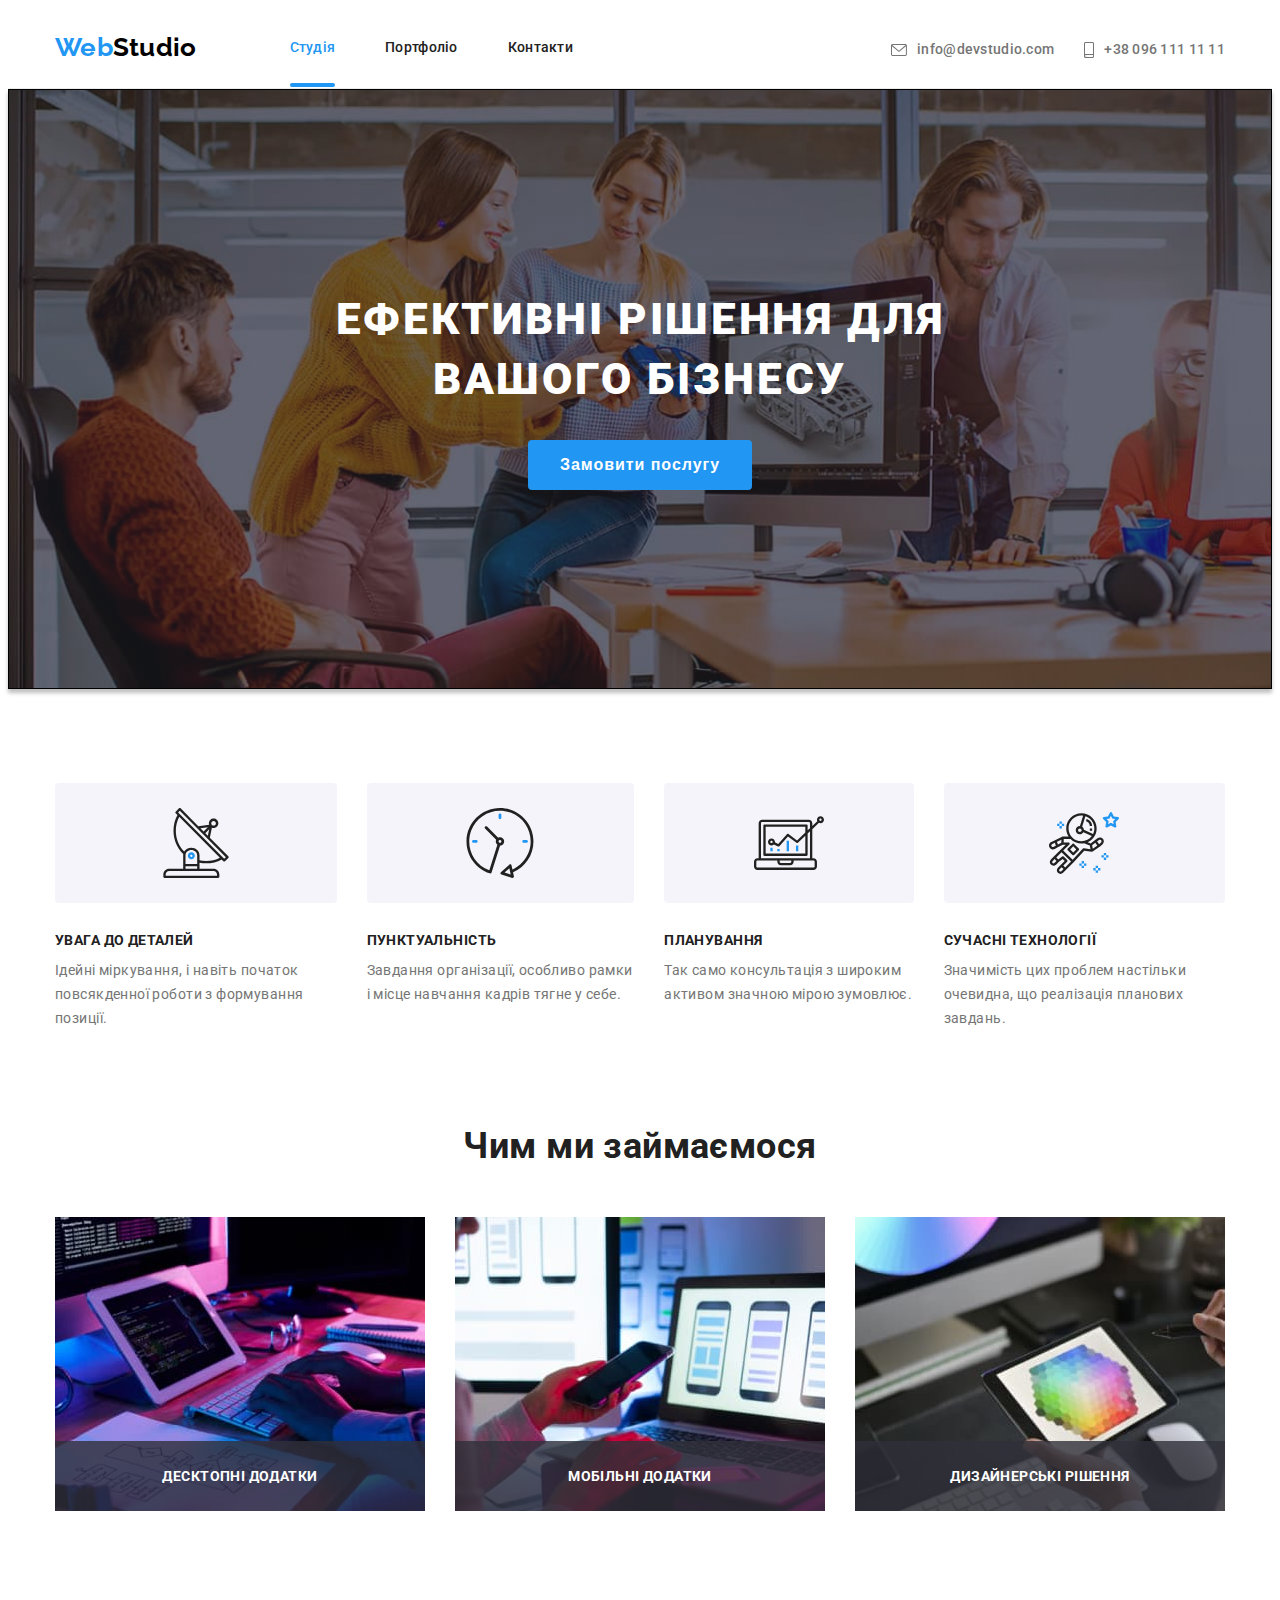
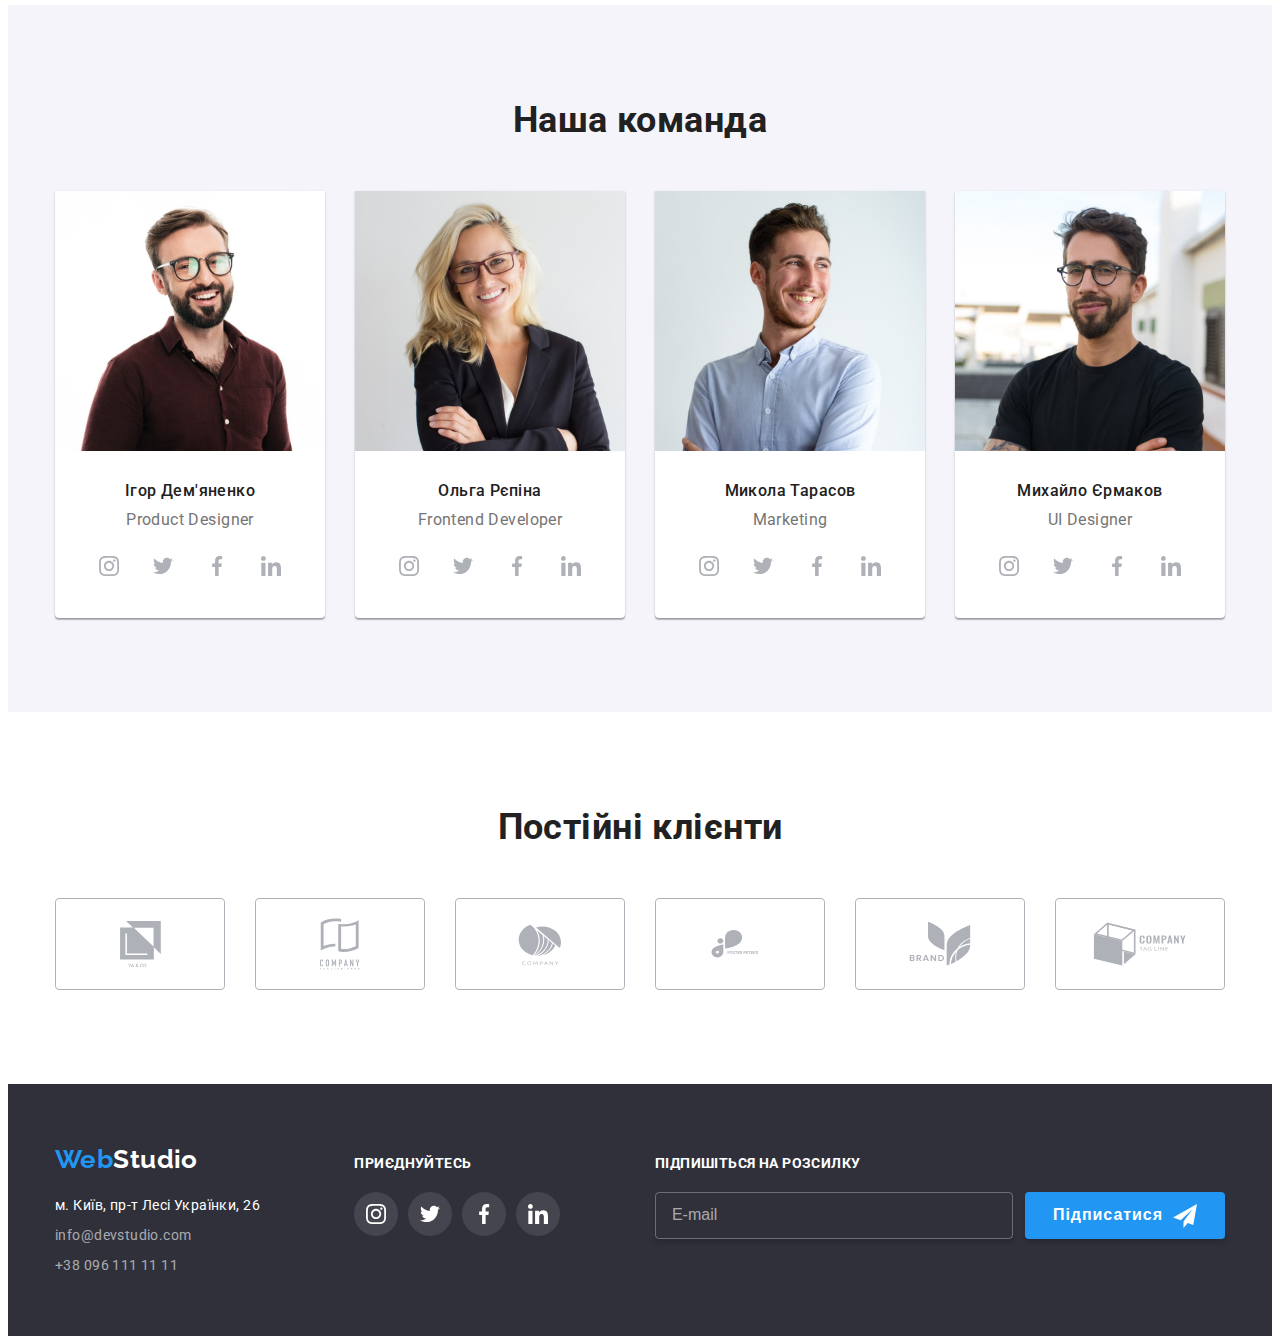
<file: index.html>
<!DOCTYPE html>
<html lang="uk">

<head>
    <meta charset="UTF-8">
    <meta http-equiv="X-UA-Compatible" content="IE=edge">
    <meta name="viewport" content="width=device-width, initial-scale=1.0">
    <title>WebStudio</title>

    <link rel="preconnect" href="https://fonts.googleapis.com">
    <link rel="preconnect" href="https://fonts.gstatic.com" crossorigin>
    <link
        href="https://fonts.googleapis.com/css2?family=Raleway:wght@700&family=Roboto:wght@400;500;700;900&display=swap"
        rel="stylesheet">

    <link rel="stylesheet" href="https://cdnjs.cloudflare.com/ajax/libs/modern-normalize/1.1.0/modern-normalize.min.css"
        integrity="sha512-wpPYUAdjBVSE4KJnH1VR1HeZfpl1ub8YT/NKx4PuQ5NmX2tKuGu6U/JRp5y+Y8XG2tV+wKQpNHVUX03MfMFn9Q=="
        crossorigin="anonymous" referrerpolicy="no-referrer" />



    <link rel="stylesheet" href="./css/main.min.css">
</head>

<body>
    <header class="page-header">
        <div class="conteiner">
            <div class="wrap">
                <nav class="site-nav">
                    <a class="logo site-nav__logo link" href="./index.html" lang="en"><span
                            class="logo-web-word">Web</span>Studio</a>
                    <ul class="site-nav__list list">
                        <li><a class="site-nav__link link current" href="./index.html">Студія</a></li>
                        <li><a class="site-nav__link link" href="./portfolio.html">Портфоліо</a></li>
                        <li><a class="site-nav__link link" href="">Контакти</a></li>
                    </ul>
                </nav>

                <ul class="contacts__list list">
                    <li><a class="contacts__link link" href="mailto:info@devstudio.com"><svg width="16" height="12"
                                class="contacts__icon">
                                <use href="./img/icons.svg#icon-envelope"></use>
                            </svg>info@devstudio.com</a></li>
                    <li><a class="contacts__link link" href="tel:+380961111111"><svg width="10" height="16"
                                class="contacts__icon">
                                <use href="./img/icons.svg#icon-smartphone"></use>
                            </svg>+38 096 111 11 11</a></li>
                </ul>
            </div>
        </div>
    </header>

    <main>

        <section class="hero">
            <div class="conteiner">
                <h1 class="hero__title">Ефективні рішення для вашого бізнесу</h1>
                <button class="hero__button" type="button" data-modal-open>Замовити послугу</button>
            </div>
        </section>


        <section class="advances section">
            <div class="conteiner">
                <h2 hidden>Переваги</h2>
                <ul class="advances__list list">
                    <li class="advances__item">
                        <div class="advances__background">
                            <svg class="advances__icon">
                                <use href="./img/icons.svg#icon-antenna"></use>
                            </svg>
                        </div>
                        <h3 class="advances__tytle">УВАГА ДО ДЕТАЛЕЙ</h3>
                        <p class="advances__text">Ідейні міркування, і навіть початок повсякденної роботи з формування
                            позиції.</p>
                    </li>
                    <li class="advances__item">
                        <div class="advances__background">
                            <svg class="advances__icon">
                                <use href="./img/icons.svg#icon-clock"></use>
                            </svg>
                        </div>
                        <h3 class="advances__tytle">ПУНКТУАЛЬНІСТЬ</h3>
                        <p class="advances__text">Завдання організації, особливо рамки і місце навчання кадрів тягне у
                            себе.
                        </p>
                    </li>
                    <li class="advances__item">
                        <div class="advances__background">
                            <svg class="advances__icon">
                                <use href="./img/icons.svg#icon-diagram"></use>
                            </svg>
                        </div>
                        <h3 class="advances__tytle">ПЛАНУВАННЯ</h3>
                        <p class="advances__text">Так само консультація з широким активом значною мірою зумовлює.</p>
                    </li>
                    <li class="advances__item">
                        <div class="advances__background">
                            <svg class="advances__icon">
                                <use href="./img/icons.svg#icon-astronaut"></use>
                            </svg>
                        </div>
                        <h3 class="advances__tytle">СУЧАСНІ ТЕХНОЛОГІЇ</h3>
                        <p class="advances__text">Значимість цих проблем настільки очевидна, що реалізація планових
                            завдань.
                        </p>
                    </li>
                </ul>
            </div>
        </section>

        <section class="specialization section">
            <div class="conteiner">
                <h2 class="tytle">Чим ми займаємося</h2>
                <ul class="specialization__list list">
                    <li class="specialization__item"> <img src="./img/dtapps.jpg" alt="Десктопні додатки" width="370">
                        <p class="specialization__label">Десктопні додатки</p>
                    </li>
                    <li class="specialization__item"> <img src="./img/mobapps.jpg" alt="Мобільні додатки" width="370">
                        <p class="specialization__label">Мобільні додатки</p>
                    </li>
                    <li class="specialization__item"> <img src="./img/design.jpg" alt="Дизайнерські рішення"
                            width="370">
                        <p class="specialization__label">Дизайнерські рішення</p>
                    </li>
                </ul>
            </div>
        </section>
        <section class="teammates section">
            <div class="conteiner">
                <h2 class="tytle">Наша команда</h2>
                <ul class="teammates__list list">
                    <li class="teammates__item"> <img class="teammates__photo" src="img/igor.jpg" alt="Ігор Дем'яненко"
                            width="270">
                        <div class="teammates__meta">
                            <h3 class="teammates__name">Ігор Дем'яненко</h3>
                            <p class="teammates__speciality">Product Designer</p>
                            <ul class="socmedia__list team-socmedia-list list">
                                <li class="socmedia__item"> <a class="socmedia__link team-socmedia-link link" href="">
                                        <svg width="20" height="20" class="socmedia__icon">
                                            <use href="./img/icons.svg#icon-instagram"></use>
                                        </svg> </a>
                                </li>
                                <li class="socmedia__item"> <a class="socmedia__link team-socmedia-link link" href="">
                                        <svg width="20" height="20" class="socmedia__icon">
                                            <use href="./img/icons.svg#icon-twitter"></use>
                                        </svg> </a>
                                </li>
                                <li class="socmedia__item"> <a class="socmedia__link team-socmedia-link link" href="">
                                        <svg width="20" height="20" class="socmedia__icon">
                                            <use href="./img/icons.svg#icon-facebook"></use>
                                        </svg> </a>
                                </li>
                                <li class="socmedia__item"> <a class="socmedia__link team-socmedia-link link" href="">
                                        <svg width="20" height="20" class="socmedia__icon">
                                            <use href="./img/icons.svg#icon-linkedin"></use>
                                        </svg> </a>
                                </li>
                            </ul>
                        </div>

                    </li>
                    <li class="teammates__item"> <img class="teammates__photo" src="img/olga.jpg" alt="Ольга Рєпіна"
                            width="270">
                        <div class="teammates__meta">
                            <h3 class="teammates__name">Ольга Рєпіна</h3>
                            <p class="teammates__speciality">Frontend Developer</p>
                            <ul class="socmedia__list team-socmedia-list list">
                                <li class="socmedia__item"> <a class="socmedia__link team-socmedia-link link" href="">
                                        <svg width="20" height="20" class="socmedia__icon">
                                            <use href="./img/icons.svg#icon-instagram"></use>
                                        </svg> </a>
                                </li>
                                <li class="socmedia__item"> <a class="socmedia__link team-socmedia-link link" href="">
                                        <svg width="20" height="20" class="socmedia__icon">
                                            <use href="./img/icons.svg#icon-twitter"></use>
                                        </svg> </a>
                                </li>
                                <li class="socmedia__item"> <a class="socmedia__link team-socmedia-link link" href="">
                                        <svg width="20" height="20" class="socmedia__icon">
                                            <use href="./img/icons.svg#icon-facebook"></use>
                                        </svg> </a>
                                </li>
                                <li class="socmedia__item"> <a class="socmedia__link team-socmedia-link link" href="">
                                        <svg width="20" height="20" class="socmedia__icon">
                                            <use href="./img/icons.svg#icon-linkedin"></use>
                                        </svg> </a>
                                </li>
                            </ul>
                        </div>

                    </li>
                    <li class="teammates__item"> <img class="teammates__photo" src="img/mikola.jpg" alt="Микола Тарасов"
                            width="270">
                        <div class="teammates__meta">
                            <h3 class="teammates__name">Микола Тарасов</h3>
                            <p class="teammates__speciality">Marketing</p>
                            <ul class="socmedia__list team-socmedia-list list">
                                <li class="socmedia__item"> <a class="socmedia__link team-socmedia-link link" href="">
                                        <svg width="20" height="20" class="socmedia__icon">
                                            <use href="./img/icons.svg#icon-instagram"></use>
                                        </svg> </a>
                                </li>
                                <li class="socmedia__item"> <a class="socmedia__link team-socmedia-link link" href="">
                                        <svg width="20" height="20" class="socmedia__icon">
                                            <use href="./img/icons.svg#icon-twitter"></use>
                                        </svg> </a>
                                </li>
                                <li class="socmedia__item"> <a class="socmedia__link team-socmedia-link link" href="">
                                        <svg width="20" height="20" class="socmedia__icon">
                                            <use href="./img/icons.svg#icon-facebook"></use>
                                        </svg> </a>
                                </li>
                                <li class="socmedia__item"> <a class="socmedia__link team-socmedia-link link" href="">
                                        <svg width="20" height="20" class="socmedia__icon">
                                            <use href="./img/icons.svg#icon-linkedin"></use>
                                        </svg> </a>
                                </li>
                            </ul>
                        </div>

                    </li>
                    <li class="teammates__item"> <img class="teammates__photo" src="img/mihailo.jpg"
                            alt="Михайло Єрмаков" width="270">
                        <div class="teammates__meta">
                            <h3 class="teammates__name">Михайло Єрмаков</h3>
                            <p class="teammates__speciality">UI Designer</p>
                            <ul class="socmedia__list team-socmedia-list list">
                                <li class="socmedia__item"> <a class="socmedia__link team-socmedia-link link" href="">
                                        <svg width="20" height="20" class="socmedia__icon">
                                            <use href="./img/icons.svg#icon-instagram"></use>
                                        </svg> </a>
                                </li>
                                <li class="socmedia__item"> <a class="socmedia__link team-socmedia-link link" href="">
                                        <svg width="20" height="20" class="socmedia__icon">
                                            <use href="./img/icons.svg#icon-twitter"></use>
                                        </svg> </a>
                                </li>
                                <li class="socmedia__item"> <a class="socmedia__link team-socmedia-link link" href="">
                                        <svg width="20" height="20" class="socmedia__icon">
                                            <use href="./img/icons.svg#icon-facebook"></use>
                                        </svg> </a>
                                </li>
                                <li class="socmedia__item"> <a class="socmedia__link team-socmedia-link link" href="">
                                        <svg width="20" height="20" class="socmedia__icon">
                                            <use href="./img/icons.svg#icon-linkedin"></use>
                                        </svg> </a>
                                </li>
                            </ul>
                        </div>

                    </li>
                </ul>
            </div>
        </section>

        <section class="section">
            <div class="container">
                <h2 class="tytle">Постійні клієнти</h2>
                <ul class="companys__list list">
                    <li class="companys__item"> <a class="companys__link" href="">
                            <svg width="41" height="46.7" class="co-icon">
                                <use href="img/icons.svg#icon-coone"></use>
                            </svg>
                        </a>
                    </li>
                    <li class="companys__item"> <a class="companys__link" href="">
                            <svg width="40" height="52" class="companys__icon">
                                <use href="img/icons.svg#icon-cotwo"></use>
                            </svg>
                        </a>
                    </li>
                    <li class="companys__item"> <a class="companys__link" href="">
                            <svg width="43.46" height="41.18" class="companys__icon">
                                <use href="img/icons.svg#icon-cothree"></use>
                            </svg>
                        </a>
                    </li>
                    <li class="companys__item"> <a class="companys__link" href="">
                            <svg width="84.44" height="40.62" class="companys__icon">
                                <use href="img/icons.svg#icon-cofore"></use>
                            </svg>
                        </a>
                    </li>
                    <li class="companys__item"> <a class="companys__link" href="">
                            <svg width="62.54" height="45.43" class="companys__icon">
                                <use href="img/icons.svg#icon-cofive"></use>
                            </svg>
                        </a>
                    </li>
                    <li class="companys__item"> <a class="companys__link" href="">
                            <svg width="93.79" height="43.93" class="companys__icon">
                                <use href="img/icons.svg#icon-cosix"></use>
                            </svg>
                        </a>
                    </li>
                </ul>
            </div>
        </section>

    </main>

    <footer class="footer">
        <div class="conteiner">
            <div class="wrap">
                <div>
                    <a class="logo footer__logo link" href="./index.html" lang="en"><span
                            class="logo-web-word">Web</span>Studio</a>

                    <address>
                        <ul class="address__list list">
                            <li><a class="address__link link" href="https://goo.gl/maps/7MyQyR352KeKTRwC8">м. Київ, пр-т
                                    Лесі
                                    Українки,
                                    26</a></li>
                            <li><a class="footer-contact__link link"
                                    href="mailto:info@devstudio.com">info@devstudio.com</a>
                            </li>
                            <li><a class="footer-contact__link link" href="tel:+380961111111">+38 096 111 11 11</a></li>
                        </ul>
                    </address>
                </div>

                <div>
                    <p class="footer__tytle">приєднуйтесь</p>
                    <ul class="socmedia__list list">
                        <li class="socmedia__item"> <a class="socmedia__link footer-socmedia__link link" href=""> <svg
                                    width="20" height="20" class="socmedia__icon">
                                    <use href="./img/icons.svg#icon-instagram"></use>
                                </svg> </a>
                        </li>
                        <li class="socmedia__item"> <a class="socmedia__link footer-socmedia__link link" href=""> <svg
                                    width="20" height="20" class="socmedia__icon">
                                    <use href="./img/icons.svg#icon-twitter"></use>
                                </svg> </a>
                        </li>
                        <li class="socmedia__item"> <a class="socmedia__link footer-socmedia__link link" href=""> <svg
                                    width="20" height="20" class="socmedia__icon">
                                    <use href="./img/icons.svg#icon-facebook"></use>
                                </svg> </a>
                        </li>
                        <li class="socmedia__item"> <a class="socmedia__link footer-socmedia__link link" href=""> <svg
                                    width="20" height="20" class="socmedia__icon">
                                    <use href="./img/icons.svg#icon-linkedin"></use>
                                </svg> </a>
                        </li>
                    </ul>
                </div>
                <div>
                    <p class="footer__tytle">Підпишіться на розсилку</p>
                    <form class="mailing">
                        <label for="mail"></label>
                        <input class="mailing__input" type="email" name="mail" id="mail" placeholder="E-mail">
                        <button class="mailing__button" type="submit">Підписатися<svg width="24" height="24"
                                class="mailing__icon">
                                <use href="./img/icons.svg#icon-letter"></use>
                            </svg> </button>
                    </form>

                </div>
            </div>
        </div>
    </footer>

    <div class="backdrop is-hidden" data-modal>
        <div class="modal">
            <button type="button" class="modal__close" data-modal-close> <svg width="11" height="11"
                    class="modal__icon">
                    <use href="./img/icons.svg#icon-close-black"></use>
                </svg> </button>
            <div class="modal__content">

                <p class="modal__tytle">Залиште свої дані, ми вам передзвонимо</p>

                <form class="modal__form">
                    <div class="modal__field">
                        <label for="name">Ім'я</label>
                        <div class="modal__place">
                            <input class="modal-input" type="text" name="name" id="name">
                            <svg width="12" height="12" class="modal-content__icon">
                                <use href="./img/icons.svg#icon-man"></use>
                            </svg>
                        </div>
                    </div>

                    <div class="modal__field">
                        <label for="tel">Телефон</label>
                        <div class="modal__place">
                            <input class="modal-input" type="tel" name="tel" id="tel">
                            <svg width="12" height="12" class="modal-content__icon">
                                <use href="./img/icons.svg#icon-phone"></use>
                            </svg>
                        </div>
                    </div>
                    <div class="modal__field">
                        <label for="mail">Пошта</label>
                        <div class="modal__place">
                            <input class="modal-input" type="email" name="mail" id="mail">
                            <svg width="12" height="12" class="modal-content__icon">
                                <use href="./img/icons.svg#icon-mail"></use>
                            </svg>
                        </div>
                    </div>

                    <div class="modal__field">
                        <label for="comment">Коментар</label>
                        <textarea name="comment" id="comment" rows="10" placeholder="Введіть текст"></textarea>
                    </div>



                    <div class="modal__checkbox">
                        <input class="checkbox__input visually-hidden" type="checkbox" id="policy" name="policy">
                        <label class="checkbox__label" for="policy"><span class="checkbox__icon"><svg width="16"
                                    height="15">
                                    <use href="./img/icons.svg#icon-check"></use>
                                </svg></span>Погоджуюся з розсилкою та приймаю<a class="checkbox__link" href="">Умови
                                договору</a></label>
                    </div>



                    <button class="modal__button" type="submit">Відправити</button>

                </form>


            </div>


        </div>
    </div>

    <script src="./js/modal.js"></script>
</body>

</html>
</file>
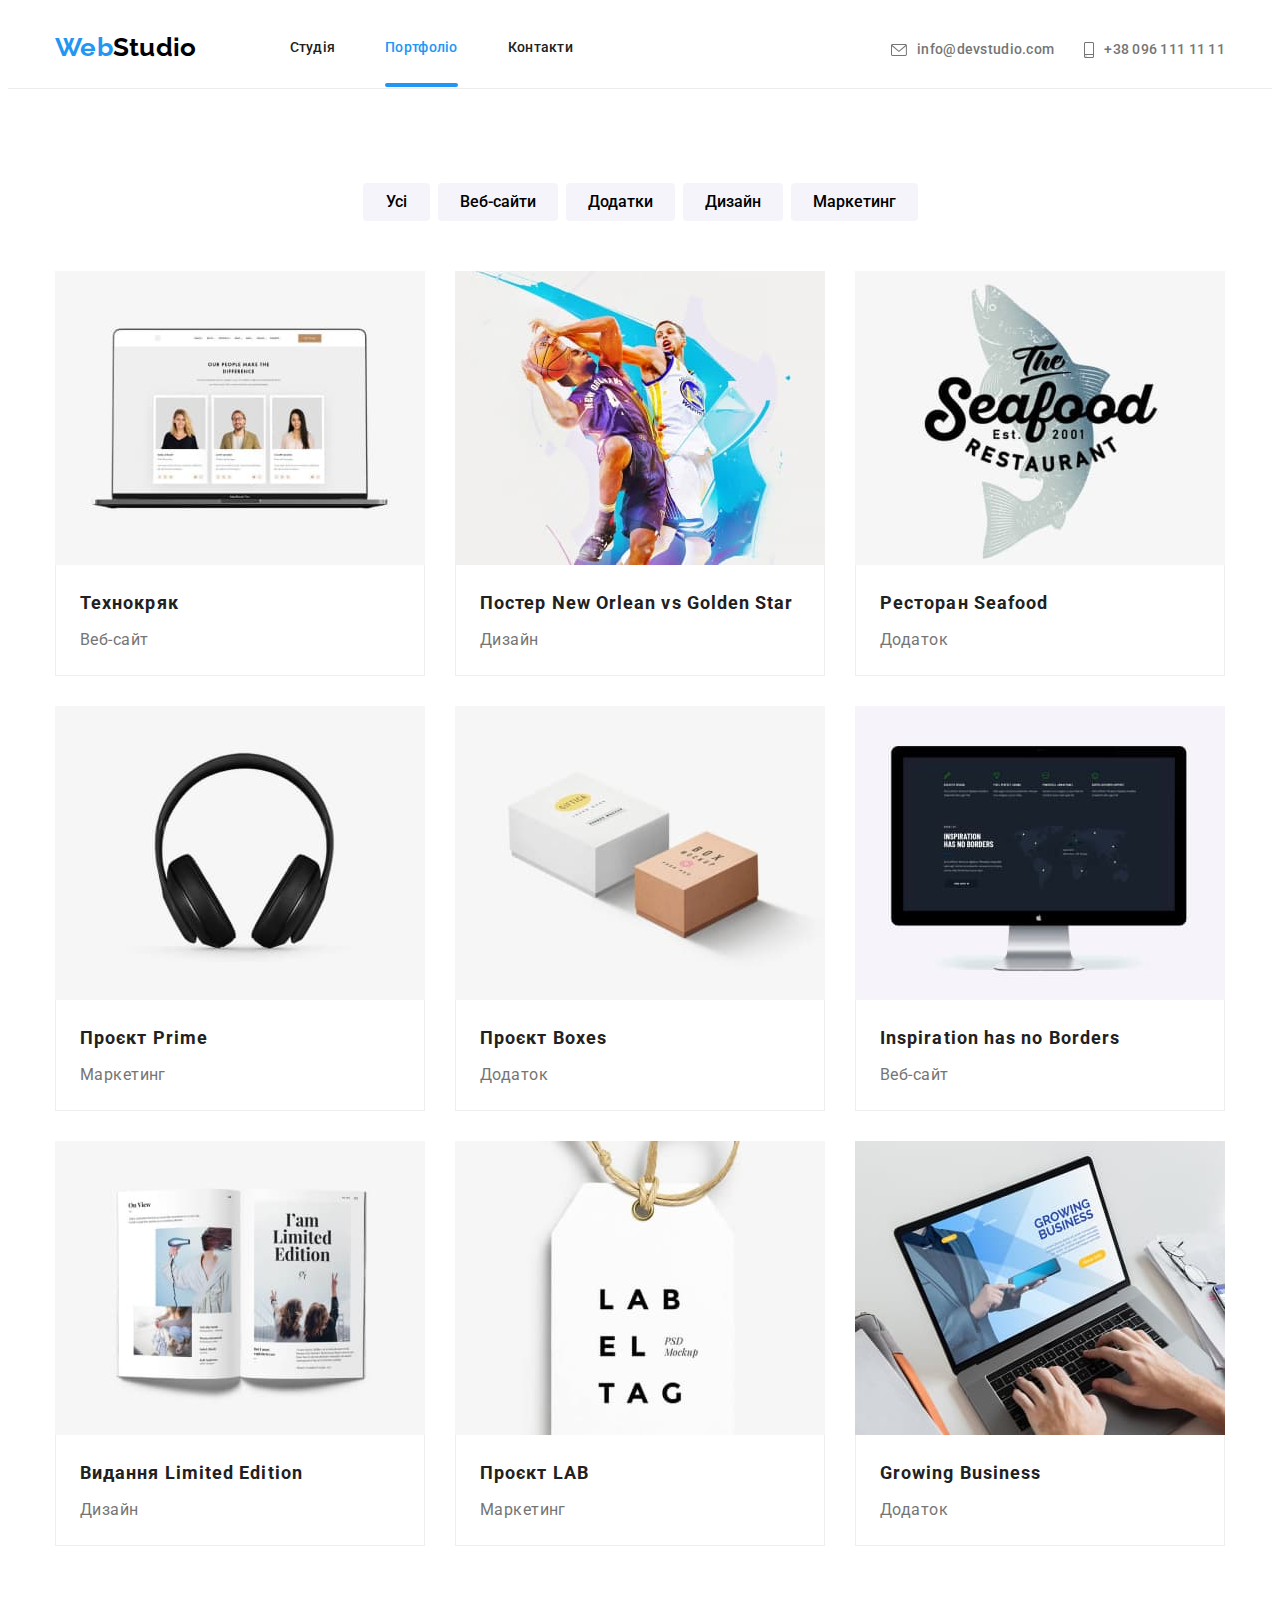
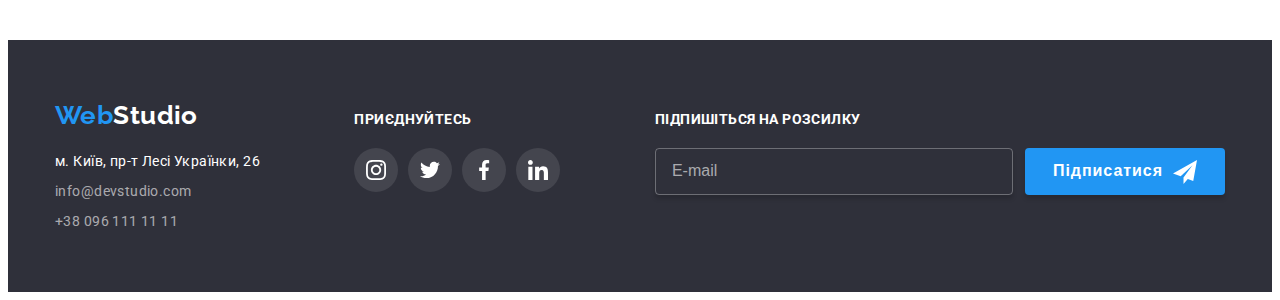
<file: portfolio.html>
<!DOCTYPE html>
<html lang="uk">

<head>
    <meta charset="UTF-8">
    <meta http-equiv="X-UA-Compatible" content="IE=edge">
    <meta name="viewport" content="width=device-width, initial-scale=1.0">
    <title>WebStudio</title>

    <link rel="preconnect" href="https://fonts.googleapis.com">
    <link rel="preconnect" href="https://fonts.gstatic.com" crossorigin>
    <link
        href="https://fonts.googleapis.com/css2?family=Raleway:wght@700&family=Roboto:wght@400;500;700;900&display=swap"
        rel="stylesheet">

    <link rel="stylesheet" href="https://cdnjs.cloudflare.com/ajax/libs/modern-normalize/1.1.0/modern-normalize.min.css"
        integrity="sha512-wpPYUAdjBVSE4KJnH1VR1HeZfpl1ub8YT/NKx4PuQ5NmX2tKuGu6U/JRp5y+Y8XG2tV+wKQpNHVUX03MfMFn9Q=="
        crossorigin="anonymous" referrerpolicy="no-referrer" />



    <link rel="stylesheet" href="./css/main.min.css">
</head>

<body>

<header class="page-header">
    <div class="conteiner">
        <div class="wrap">
            <nav class="site-nav">
                <a class="logo site-nav__logo link" href="./index.html" lang="en"><span
                        class="logo-web-word">Web</span>Studio</a>
                <ul class="site-nav__list list">
                    <li><a class="site-nav__link link" href="./index.html">Студія</a></li>
                    <li><a class="site-nav__link link current" href="./portfolio.html">Портфоліо</a></li>
                    <li><a class="site-nav__link link" href="">Контакти</a></li>
                </ul>
            </nav>

            <ul class="contacts__list list">
                <li><a class="contacts__link link" href="mailto:info@devstudio.com"><svg width="16" height="12"
                            class="contacts__icon">
                            <use href="./img/icons.svg#icon-envelope"></use>
                        </svg>info@devstudio.com</a></li>
                <li><a class="contacts__link link" href="tel:+380961111111"><svg width="10" height="16"
                            class="contacts__icon">
                            <use href="./img/icons.svg#icon-smartphone"></use>
                        </svg>+38 096 111 11 11</a></li>
            </ul>
        </div>
    </div>
</header>
    <main>
        <section class="section">
            <div class="conteiner">
                <h1 hidden>Список послуг</h1>
                <ul class="services__list list">
                    <li class="services__item"> <button class="services__button" type="button">Усі</button></li>
                    <li class="services__item"> <button class="services__button" type="button">Веб-сайти</button></li>
                    <li class="services__item"> <button class="services__button" type="button">Додатки</button></li>
                    <li class="services__item"> <button class="services__button" type="button">Дизайн</button></li>
                    <li class="services__item"> <button class="services__button" type="button">Маркетинг</button></li>
                </ul>

                <ul class="portfolio__list list">
                    <li> <a class="portfolio__link link" href="">
                            <div class="portfolio__thumb"><img class="portfolio__img" src="img/techcrack.jpg"
                                    alt="Веб-сайт на екрані" width="370">
                                <p class="portfolio__overlay">Ресурс пропонує комплексні пропозиції з різним рівнем
                                    функціоналу та
                                    сервісів. Все
                                    це дозволить
                                    відвідувачу отримати
                                    вичерпні відомості про компанію чи приватну особу.</p>
                            </div>

                            <div class="product__meta">
                                <h2 class="product__name">Технокряк</h2>
                                <p class="product__type">Веб-сайт</p>
                            </div>
                        </a></li>
                    <li> <a class="portfolio__link link" href="">
                            <div class="portfolio__thumb"> <img src="img/basketball.jpg" alt="Баскетбольні гравці"
                                    width="370">
                                <p class="portfolio__overlay">Ресурс пропонує комплексні пропозиції з різним рівнем
                                    функціоналу та
                                    сервісів. Все
                                    це дозволить
                                    відвідувачу отримати
                                    вичерпні відомості про компанію чи приватну особу.</p>
                            </div>
                            <div class="product__meta">
                                <h2 class="product__name">Постер <span lang="en">New Orlean vs Golden Star</span></h2>
                                <p class="product__type">Дизайн</p>
                            </div>
                        </a></li>
                    <li> <a class="portfolio__link link" href="">
                            <div class="portfolio__thumb"><img src="img/restaurant.jpg" alt="Ресторан Сифуд"
                                    width="370">
                                <p class="portfolio__overlay">Ресурс пропонує комплексні пропозиції з різним рівнем
                                    функціоналу та
                                    сервісів. Все
                                    це дозволить
                                    відвідувачу отримати
                                    вичерпні відомості про компанію чи приватну особу.</p>
                            </div>
                            <div class="product__meta">
                                <h2 class="product__name">Ресторан Seafood</h2>
                                <p class="product__type">Додаток</p>
                            </div>
                        </a></li>
                    <li> <a class="portfolio__link link" href="">
                            <div class="portfolio__thumb"><img src="img/hadphones.jpg" alt="Навушники" width="370">
                                <p class="portfolio__overlay">Ресурс пропонує комплексні пропозиції з різним рівнем
                                    функціоналу та
                                    сервісів. Все
                                    це дозволить
                                    відвідувачу отримати
                                    вичерпні відомості про компанію чи приватну особу.</p>
                            </div>
                            <div class="product__meta">
                                <h2 class="product__name">Проєкт <span lang="en">Prime</span></h2>
                                <p class="product__type">Маркетинг</p>
                            </div>
                        </a></li>
                    <li> <a class="portfolio__link link" href="">
                            <div class="portfolio__thumb"><img src="img/boxes.jpg" alt="Коробочки" width="370">
                                <p class="portfolio__overlay">Ресурс пропонує комплексні пропозиції з різним рівнем
                                    функціоналу та
                                    сервісів. Все
                                    це дозволить
                                    відвідувачу отримати
                                    вичерпні відомості про компанію чи приватну особу.</p>
                            </div>
                            <div class="product__meta">
                                <h2 class="product__name">Проєкт <span lang="en">Boxes</span></h2>
                                <p class="product__type">Додаток</p>
                            </div>
                        </a></li>
                    <li> <a class="portfolio__link link" href="">
                            <div class="portfolio__thumb"><img src="img/mac.jpg" alt="Мак" width="370">
                                <p class="portfolio__overlay">Ресурс пропонує комплексні пропозиції з різним рівнем
                                    функціоналу та
                                    сервісів. Все
                                    це дозволить
                                    відвідувачу отримати
                                    вичерпні відомості про компанію чи приватну особу.</p>
                            </div>
                            <div class="product__meta">
                                <h2 class="product__name" lang="en">Inspiration has no Borders</h2>
                                <p class="product__type">Веб-сайт</p>
                            </div>
                        </a></li>
                    <li> <a class="portfolio__link link" href="">
                            <div class="portfolio__thumb"><img src="img/book.jpg" alt="Книжка" width="370">
                                <p class="portfolio__overlay">Ресурс пропонує комплексні пропозиції з різним рівнем
                                    функціоналу та
                                    сервісів. Все
                                    це дозволить
                                    відвідувачу отримати
                                    вичерпні відомості про компанію чи приватну особу.</p>
                            </div>
                            <div class="product__meta">
                                <h2 class="product__name">Видання <span lang="en">Limited Edition</span></h2>
                                <p class="product__type">Дизайн</p>
                            </div>
                        </a></li>
                    <li> <a class="portfolio__link link" href="">
                            <div class="portfolio__thumb"><img src="img/labelt.jpg" alt="Лейбл тег" width="370">
                                <p class="portfolio__overlay">Ресурс пропонує комплексні пропозиції з різним рівнем
                                    функціоналу та
                                    сервісів. Все
                                    це дозволить
                                    відвідувачу отримати
                                    вичерпні відомості про компанію чи приватну особу.</p>
                            </div>
                            <div class="product__meta">
                                <h2 class="product__name">Проєкт <span lang="en">LAB</span></h2>
                                <p class="product__type">Маркетинг</p>
                            </div>
                        </a></li>
                    <li> <a class="portfolio__link link" href="">
                            <div class="portfolio__thumb"><img src="img/macbook.jpg" alt="Ноутбук" width="370">
                                <p class="portfolio__overlay">Ресурс пропонує комплексні пропозиції з різним рівнем
                                    функціоналу та
                                    сервісів. Все
                                    це дозволить
                                    відвідувачу отримати
                                    вичерпні відомості про компанію чи приватну особу.</p>
                            </div>
                            <div class="product__meta">
                                <h2 class="product__name" lang="en">Growing Business</h2>
                                <p class="product__type">Додаток</p>
                            </div>
                        </a></li>
                </ul>
        </section>
        </div>

    </main>


    <footer class="footer">
        <div class="conteiner">
            <div class="wrap">
                <div>
                    <a class="logo footer__logo link" href="./index.html" lang="en"><span
                            class="logo-web-word">Web</span>Studio</a>
    
                    <address>
                        <ul class="address__list list">
                            <li><a class="address__link link" href="https://goo.gl/maps/7MyQyR352KeKTRwC8">м. Київ, пр-т
                                    Лесі
                                    Українки,
                                    26</a></li>
                            <li><a class="footer-contact__link link" href="mailto:info@devstudio.com">info@devstudio.com</a>
                            </li>
                            <li><a class="footer-contact__link link" href="tel:+380961111111">+38 096 111 11 11</a></li>
                        </ul>
                    </address>
                </div>
    
                <div>
                    <p class="footer__tytle">приєднуйтесь</p>
                    <ul class="socmedia__list list">
                        <li class="socmedia__item"> <a class="socmedia__link footer-socmedia__link link" href=""> <svg
                                    width="20" height="20" class="socmedia__icon">
                                    <use href="./img/icons.svg#icon-instagram"></use>
                                </svg> </a>
                        </li>
                        <li class="socmedia__item"> <a class="socmedia__link footer-socmedia__link link" href=""> <svg
                                    width="20" height="20" class="socmedia__icon">
                                    <use href="./img/icons.svg#icon-twitter"></use>
                                </svg> </a>
                        </li>
                        <li class="socmedia__item"> <a class="socmedia__link footer-socmedia__link link" href=""> <svg
                                    width="20" height="20" class="socmedia__icon">
                                    <use href="./img/icons.svg#icon-facebook"></use>
                                </svg> </a>
                        </li>
                        <li class="socmedia__item"> <a class="socmedia__link footer-socmedia__link link" href=""> <svg
                                    width="20" height="20" class="socmedia__icon">
                                    <use href="./img/icons.svg#icon-linkedin"></use>
                                </svg> </a>
                        </li>
                    </ul>
                </div>
                <div>
                    <p class="footer__tytle">Підпишіться на розсилку</p>
                    <form class="mailing">
                        <label for="mail"></label>
                        <input class="mailing__input" type="email" name="mail" id="mail" placeholder="E-mail">
                        <button class="mailing__button" type="submit">Підписатися<svg width="24" height="24"
                                class="mailing__icon">
                                <use href="./img/icons.svg#icon-letter"></use>
                            </svg> </button>
                    </form>
    
                </div>
            </div>
        </div>
    </footer>


</body>

</html>
</file>
<file: css/main.min.css>
.link{text-decoration:none}.list{list-style:none}img{display:block;max-width:100%;height:auto}body{color:var(--main-color);font-family:"Roboto",sans-serif;font-size:14px;letter-spacing:.03em;background-color:var(--second-color)}html{box-sizing:border-box}*,*::before,*::after{box-sizing:inherit}.visually-hidden{position:absolute;width:1px;height:1px;margin:-1px;border:0;padding:0;white-space:nowrap;overflow:hidden;opacity:0}p,h1,h2,h3,h4,h5,h6{margin:0px}ul{margin:0px;padding-left:0px}:root{--main-color: #212121;--second-color: #FFFFFF;--third-color: #757575;--black-logo-color: #000000;--special-color: #2196F3;--dark-background-color: #2F303A;--footer-contact-color: rgba(255, 255, 255, 0.6);--page-backbround-color: #F5F5F5;--gray-background-color: #F5F4FA;--activ-hero-button: #188CE8}.conteiner{width:1200px;padding-left:15px;padding-right:15px;margin:0 auto}.section{padding-top:94px;padding-bottom:94px}.page-header{font-weight:500;letter-spacing:.02em;line-height:1.14;border-bottom:1px solid #ececec}.site-nav{display:flex;align-items:center}.site-nav__logo{color:var(--black-logo-color)}.site-nav__list{display:flex;margin-left:93px}.site-nav__list li:not(:last-child){margin-right:50px}.site-nav__link{color:var(--main-color);padding-bottom:32px;padding-top:32px;transition:color 250ms cubic-bezier(0.4, 0, 0.2, 1)}.site-nav__link.current{color:var(--special-color);position:relative}.site-nav__link.current::after{position:absolute;bottom:0;left:0;content:"";width:100%;height:4px;background-color:var(--special-color);border-radius:2px}.site-nav__link:hover,.site-nav__link:focus,.site-nav__link:active{color:var(--special-color);fill:var(--special-color)}.contacts__list{display:flex}.contacts__list li:not(:last-child){margin-right:30px}.contacts__link{display:flex;color:var(--third-color);align-items:center;fill:#757575;transition:fill 250ms cubic-bezier(0.4, 0, 0.2, 1);transition:color 250ms cubic-bezier(0.4, 0, 0.2, 1)}.contacts__link:hover,.contacts__link:focus,.contacts__link:active{color:var(--special-color);fill:var(--special-color)}.contacts__icon{margin-right:10px}.hero{background-color:var(--dark-background-color);text-align:center;padding-top:200px;padding-bottom:200px;background-image:linear-gradient(to right, rgba(47, 48, 58, 0.4), rgba(47, 48, 58, 0.4)),url(../img/backgroundhero.jpg);background-repeat:no-repeat;background-size:cover;height:600px;margin-left:auto;margin-right:auto;border:1px solid #000;box-shadow:0px 4px 4px rgba(0,0,0,.25);max-width:1600px}.hero__title{color:var(--second-color);font-weight:900;font-size:44px;line-height:1.36;text-transform:uppercase;letter-spacing:.06em;margin-bottom:30px;width:696px;margin-left:auto;margin-right:auto}.hero__button{color:var(--second-color);font-weight:700;font-size:16px;line-height:1.88;background-color:var(--special-color);letter-spacing:.06em;border:none;cursor:pointer;border-radius:4px;padding:10px 32px;min-width:200px;transition:background-color 250ms cubic-bezier(0.4, 0, 0.2, 1)}.hero__button:active,.hero__button:hover,.hero__button:focus{background-color:var(--activ-hero-button)}.advances{padding-bottom:0px}.advances__list{display:flex}.advances__background{background-color:var(--gray-background-color);border-radius:4px;height:120px;display:flex;justify-content:center;align-items:center}.advances__icon{width:70px;height:70px}.advances__item:not(:last-child){margin-right:30px}.advances__tytle{font-size:14px;font-weight:700;line-height:1.14;padding-bottom:10px;padding-top:30px}.advances__text{line-height:1.71;color:var(--third-color)}.specialization__list{display:flex}.specialization__item{position:relative}.specialization__item:not(:last-child){margin-right:30px}.specialization__item>.specialization__label{position:absolute;bottom:0;right:0;left:0;margin:0;padding-top:27px;padding-bottom:27px;text-transform:uppercase;color:var(--second-color);background-color:rgba(47,48,58,.8);text-align:center;font-weight:700}.teammates{background-color:var(--gray-background-color)}.teammates__list{display:flex}.teammates__item{background-color:var(--second-color);text-align:center;box-shadow:0px 1px 3px rgba(0,0,0,.12),0px 1px 1px rgba(0,0,0,.14),0px 2px 1px rgba(0,0,0,.2);border-radius:0px 0px 4px 4px}.teammates__item:not(:last-child){margin-right:30px}.teammates__meta{padding-top:30px;padding-bottom:30px}.teammates__name{font-weight:500;font-size:16px;line-height:1.19;margin-bottom:10px}.teammates__speciality{color:var(--third-color);font-size:16px;line-height:1.19}.team-socmedia-list{margin-top:15px;justify-content:center}.team-socmedia-link{fill:#afb1b8}.team-socmedia-link:hover,.team-socmedia-link:focus,.team-socmedia-link:active{border-radius:50%;background-color:var(--special-color);fill:#fff}.companys__list{display:flex;justify-content:center;align-items:center}.companys__item{width:170px;height:92px}.companys__item:not(:last-child){margin-right:30px}.companys__link{width:100%;height:100%;display:flex;border:1px solid #afb1b8;fill:#afb1b8;border-radius:4px;justify-content:center;align-items:center;transition:border 250ms cubic-bezier(0.4, 0, 0.2, 1);transition:fill 250ms cubic-bezier(0.4, 0, 0.2, 1)}.companys__link:hover,.companys__link:focus,.companys__link:active{fill:var(--special-color);border:1px solid #2196f3}.wrap{display:flex;align-items:baseline;justify-content:space-between}.footer{background-color:var(--dark-background-color);line-height:1.5;padding-top:60px;padding-bottom:60px}.footer__logo{color:var(--second-color)}.footer__tytle{font-weight:700;text-transform:uppercase;color:var(--second-color);line-height:1.14;margin-bottom:20px}.footer-socmedia__link{fill:#fff;background-color:rgba(255,255,255,.1);border-radius:50%}.footer-socmedia__link:hover,.footer-socmedia__link:focus,.footer-socmedia__link:active{border-radius:50%;background-color:var(--special-color)}.address__list{margin-top:20px}.address__list li:not(:last-child){margin-bottom:9px}.address__link{color:var(--second-color);font-style:normal;transition:color 250ms cubic-bezier(0.4, 0, 0.2, 1)}.address__link:hover,.address__link:focus,.address__link:active{color:var(--special-color);fill:var(--special-color)}.footer-contact__link{color:var(--footer-contact-color);font-style:normal;transition:color 250ms cubic-bezier(0.4, 0, 0.2, 1)}.footer-contact__link:hover,.footer-contact__link:focus,.footer-contact__link:active{color:var(--special-color);fill:var(--special-color)}.mailing{display:flex}.mailing__input{width:358px;border:1px solid rgba(255,255,255,.3);border-radius:4px;box-shadow:0px 4px 4px rgba(0,0,0,.15);background-color:rgba(0,0,0,0);padding:15px 16px;transition:border 250ms cubic-bezier(0.4, 0, 0.2, 1)}.mailing__input:focus,.mailing__input:hover{border:1px solid #2196f3;outline:rgba(0,0,0,0)}.mailing__input::-moz-placeholder{font-size:16px;color:rgba(255,255,255,.6)}.mailing__input:-ms-input-placeholder{font-size:16px;color:rgba(255,255,255,.6)}.mailing__input::placeholder{font-size:16px;color:rgba(255,255,255,.6)}.mailing__button{display:flex;align-items:center;margin-left:12px;padding:10px 28px;background-color:var(--special-color);font-weight:700;font-size:16px;line-height:.06;letter-spacing:.06em;color:var(--second-color);border:none;box-shadow:0px 4px 4px rgba(0,0,0,.15);border-radius:4px;cursor:pointer;transition:background-color 250ms cubic-bezier(0.4, 0, 0.2, 1)}.mailing__button:hover,.mailing__button:focus,.mailing__button:active{background-color:var(--activ-hero-button)}.mailing__icon{margin-left:10px}.portfolio__list{display:flex;flex-wrap:wrap;margin-right:-30px;margin-bottom:-30px}.portfolio__list li{margin-right:30px;margin-bottom:30px}.portfolio__list li:nth-child(3n){margin-right:0px}.portfolio__thumb{position:relative;overflow:hidden}.portfolio__overlay{position:absolute;color:var(--second-color);background-color:rgba(33,150,243,.9);top:0;font-weight:400;font-size:18px;line-height:1.5;height:100%;padding:63px 24px;transform:translateY(100%);transition:transform 250ms cubic-bezier(0.4, 0, 0.2, 1)}.portfolio__link:hover .portfolio__overlay,.portfolio__link:focus .portfolio__overlay,.portfolio__link:active .portfolio__overlay{transform:translateY(0)}.portfolio__link{display:block;transition:box-shadow 250ms cubic-bezier(0.4, 0, 0.2, 1)}.portfolio__link:hover,.portfolio__link:focus,.portfolio__link:active{box-shadow:0px 1px 1px rgba(0,0,0,.12),0px 4px 4px rgba(0,0,0,.06),1px 4px 6px rgba(0,0,0,.16)}.product__meta{padding-left:24px;padding-right:24px;padding-top:20px;padding-bottom:20px;border-left:1px solid #eee;border-right:1px solid #eee;border-bottom:1px solid #eee}.product__name{font-weight:700;font-size:18px;line-height:2;color:var(--main-color);letter-spacing:.06em;margin-bottom:4px}.product__type{font-size:16px;line-height:1.88;color:var(--third-color)}.backdrop{position:fixed;top:0;width:100%;height:100%;background-color:rgba(0,0,0,.2)}.is-hidden{opacity:0;visibility:hidden;pointer-events:none}.modal{position:absolute;top:50%;left:50%;transform:translate(-50%, -50%);width:528px;height:581px;background-color:var(--second-color);box-shadow:0px 1px 3px rgba(0,0,0,.12),0px 1px 1px rgba(0,0,0,.14),0px 2px 1px rgba(0,0,0,.2);border-radius:4px;padding:40px}.modal__close{position:absolute;top:8px;right:8px;width:30px;height:30px;background-color:rgba(0,0,0,0);border:1px solid rgba(0,0,0,.1);border-radius:50%;display:flex;align-items:center;justify-content:center;cursor:pointer}.modal__tytle{font-weight:700;font-size:20px;line-height:1.15;text-align:center;margin-bottom:12px}.modal__field{display:flex;flex-direction:column}.modal__field>label{margin-bottom:4px;color:var(--third-color);letter-spacing:.01em;font-size:12px;line-height:1.17}.modal__place{position:relative}.modal-input{width:100%;height:40px;margin-bottom:10px;padding-left:45px;border:1px solid rgba(33,33,33,.2);border-radius:4px;transition:border 250ms cubic-bezier(0.4, 0, 0.2, 1)}.modal-input:focus,.modal-input:hover{border:1px solid #2196f3;outline:rgba(0,0,0,0)}.modal-input:focus+svg,.modal-input:hover+svg{fill:var(--special-color)}.modal-content__icon{position:absolute;left:15px;top:14px;transition:fill 250ms cubic-bezier(0.4, 0, 0.2, 1)}textarea{resize:none;margin-bottom:20px;padding:12px 16px;border:1px solid rgba(33,33,33,.2);border-radius:4px;height:120px;transition:border 250ms cubic-bezier(0.4, 0, 0.2, 1)}textarea:hover,textarea:focus{border:1px solid #2196f3;outline:rgba(0,0,0,0)}textarea::-moz-placeholder{color:rgba(117,117,117,.5);font-size:12px;line-height:1.17;letter-spacing:.01em}textarea:-ms-input-placeholder{color:rgba(117,117,117,.5);font-size:12px;line-height:1.17;letter-spacing:.01em}textarea::placeholder{color:rgba(117,117,117,.5);font-size:12px;line-height:1.17;letter-spacing:.01em}.checkbox__icon{display:flex;justify-content:center;align-items:center;width:16px;height:15px;border:2px Solid #212121;border-radius:2px;margin-right:8.38px}.checkbox__label{display:flex;align-items:center;justify-content:center;margin-bottom:30px;line-height:1.7;color:#757575}.checkbox__link{color:var(--special-color);text-decoration:underline;margin-left:7px}.checkbox__check svg{fill:rgba(0,0,0,0)}.checkbox__input:checked+label>span{border:none;background-color:var(--special-color)}.checkbox__input:checked+label>span svg{fill:var(--second-color)}.modal__button{display:flex;cursor:pointer;font-weight:700;font-size:16px;line-height:1.88;padding:10px 52px;background-color:var(--special-color);color:var(--second-color);transition:background-color 250ms cubic-bezier(0.4, 0, 0.2, 1);border:none;box-shadow:0px 4px 4px rgba(0,0,0,.15);border-radius:4px;margin-left:auto;margin-right:auto}.modal__button:hover,.modal__button:focus,.modal__button:active{background-color:var(--activ-hero-button)}.services__list{display:flex;justify-content:center;margin-bottom:50px}.services__item:not(:last-child){margin-right:8px}.services__button{font-family:inherit;font-weight:500;font-size:16px;line-height:1.63;background-color:var(--gray-background-color);border:none;cursor:pointer;padding:6px 22px;min-width:67px;border-radius:4px;transition:box-shadow 250ms cubic-bezier(0.4, 0, 0.2, 1);transition:background-color 250ms cubic-bezier(0.4, 0, 0.2, 1);transition:color 250ms cubic-bezier(0.4, 0, 0.2, 1)}.services__button:hover,.services__button:focus,.services__button:active{color:var(--second-color);background-color:var(--special-color);box-shadow:0px 3px 1px rgba(0,0,0,.1),0px 1px 2px rgba(0,0,0,.08),0px 2px 2px rgba(0,0,0,.12)}.tytle{font-weight:700;font-size:36px;line-height:1.17;margin-bottom:50px;text-align:center}.socmedia__list{display:flex;align-items:center}.socmedia__item{width:44px;height:44px}.socmedia__item:not(:last-child){margin-right:10px}.socmedia__link{width:100%;height:100%;display:flex;justify-content:center;align-items:center;transition:background-color 250ms cubic-bezier(0.4, 0, 0.2, 1);transition:fill 250ms cubic-bezier(0.4, 0, 0.2, 1)}.logo{font-family:"Raleway",sans-serif;font-weight:700;font-size:26px;line-height:1.19;padding-top:24px;padding-bottom:25px}.logo-web-word{color:var(--special-color)}/*# sourceMappingURL=main.min.css.map */
</file>
